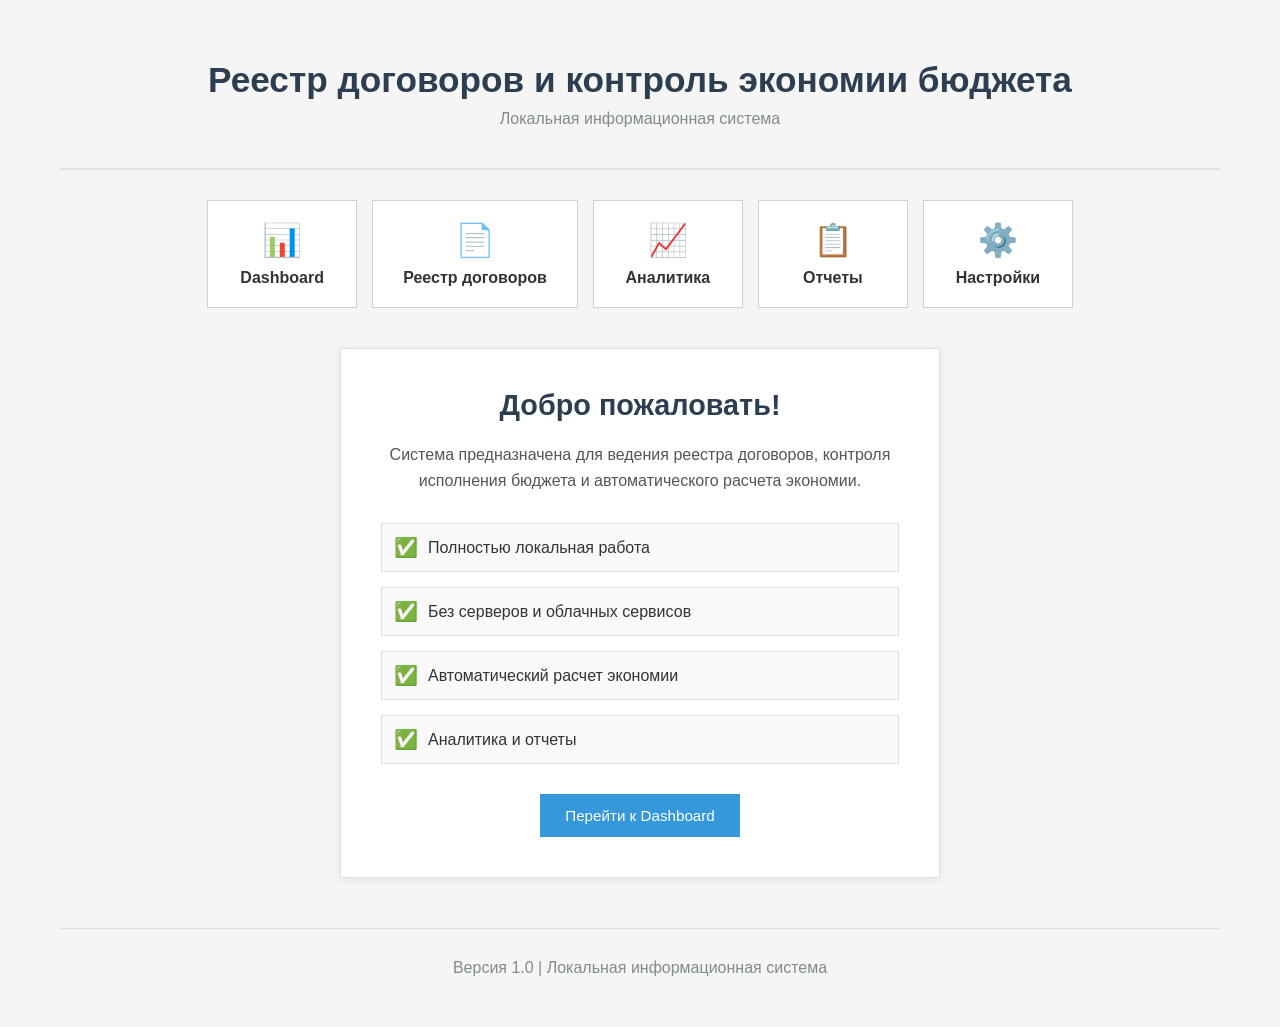
<file: index.html>
<!DOCTYPE html>
<html lang="ru">
<head>
    <meta charset="UTF-8">
    <meta name="viewport" content="width=device-width, initial-scale=1.0">
    <title>Реестр договоров и контроль экономии бюджета</title>
    <link rel="stylesheet" href="css/styles.css">
</head>
<body>
    <div class="container">
        <header>
            <h1>Реестр договоров и контроль экономии бюджета</h1>
            <p class="subtitle">Локальная информационная система</p>
        </header>

        <nav class="main-nav">
            <a href="dashboard.html" class="nav-item">
                <span class="nav-icon">📊</span>
                <span class="nav-text">Dashboard</span>
            </a>
            <a href="contracts.html" class="nav-item">
                <span class="nav-icon">📄</span>
                <span class="nav-text">Реестр договоров</span>
            </a>
            <a href="analytics.html" class="nav-item">
                <span class="nav-icon">📈</span>
                <span class="nav-text">Аналитика</span>
            </a>
            <a href="reports.html" class="nav-item">
                <span class="nav-icon">📋</span>
                <span class="nav-text">Отчеты</span>
            </a>
            <a href="settings.html" class="nav-item">
                <span class="nav-icon">⚙️</span>
                <span class="nav-text">Настройки</span>
            </a>
        </nav>

        <main class="welcome-section">
            <div class="welcome-card">
                <h2>Добро пожаловать!</h2>
                <p>Система предназначена для ведения реестра договоров, контроля исполнения бюджета и автоматического расчета экономии.</p>
                <div class="features">
                    <div class="feature">
                        <span class="feature-icon">✅</span>
                        <span>Полностью локальная работа</span>
                    </div>
                    <div class="feature">
                        <span class="feature-icon">✅</span>
                        <span>Без серверов и облачных сервисов</span>
                    </div>
                    <div class="feature">
                        <span class="feature-icon">✅</span>
                        <span>Автоматический расчет экономии</span>
                    </div>
                    <div class="feature">
                        <span class="feature-icon">✅</span>
                        <span>Аналитика и отчеты</span>
                    </div>
                </div>
                <a href="dashboard.html" class="btn btn-primary">Перейти к Dashboard</a>
            </div>
        </main>

        <footer>
            <p>Версия 1.0 | Локальная информационная система</p>
        </footer>
    </div>

    <script src="js/main.js"></script>
</body>
</html>
</file>
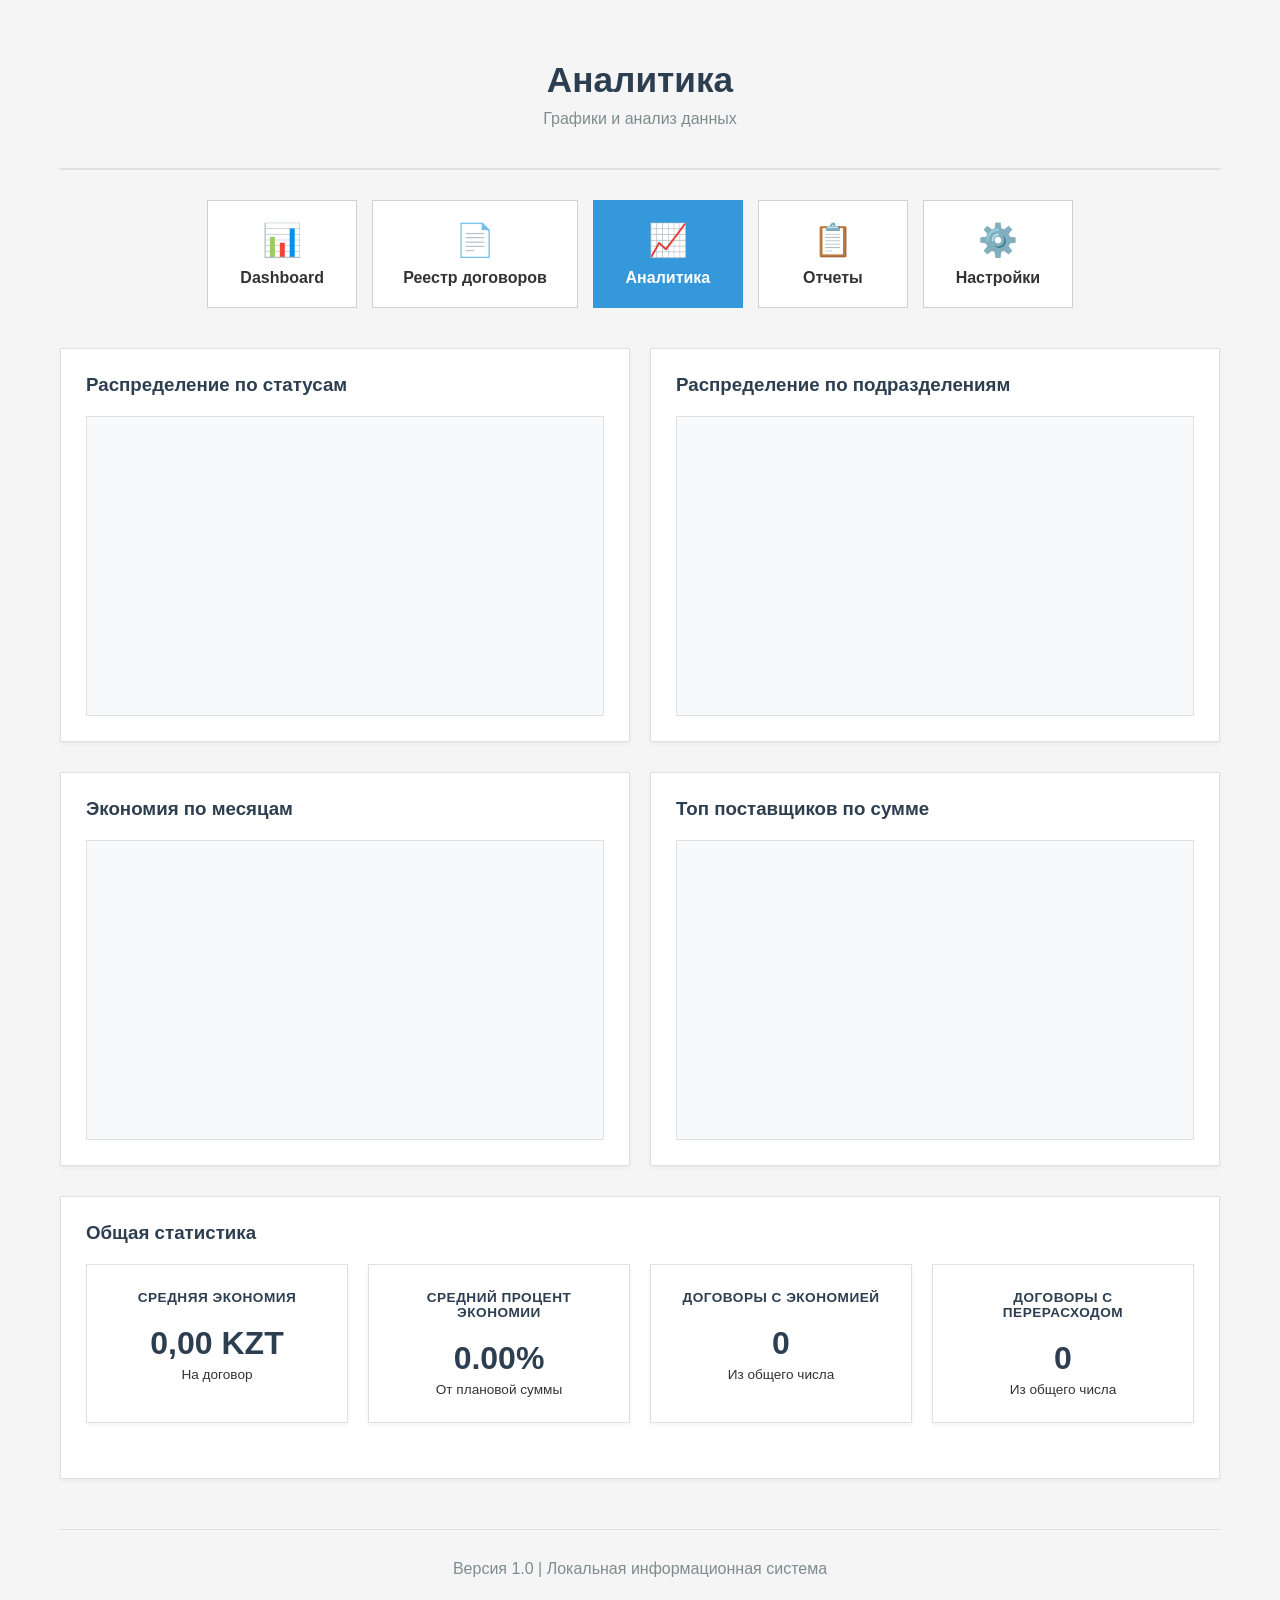
<file: analytics.html>
<!DOCTYPE html>
<html lang="ru">
<head>
    <meta charset="UTF-8">
    <meta name="viewport" content="width=device-width, initial-scale=1.0">
    <title>Аналитика - Реестр договоров</title>
    <link rel="stylesheet" href="css/styles.css">
</head>
<body>
    <div class="container">
        <header>
            <h1>Аналитика</h1>
            <p class="subtitle">Графики и анализ данных</p>
        </header>

        <nav class="main-nav">
            <a href="dashboard.html" class="nav-item">
                <span class="nav-icon">📊</span>
                <span class="nav-text">Dashboard</span>
            </a>
            <a href="contracts.html" class="nav-item">
                <span class="nav-icon">📄</span>
                <span class="nav-text">Реестр договоров</span>
            </a>
            <a href="analytics.html" class="nav-item active">
                <span class="nav-icon">📈</span>
                <span class="nav-text">Аналитика</span>
            </a>
            <a href="reports.html" class="nav-item">
                <span class="nav-icon">📋</span>
                <span class="nav-text">Отчеты</span>
            </a>
            <a href="settings.html" class="nav-item">
                <span class="nav-icon">⚙️</span>
                <span class="nav-text">Настройки</span>
            </a>
        </nav>

        <main>
            <div class="charts-container">
                <div class="chart-card">
                    <h3>Распределение по статусам</h3>
                    <div class="chart-placeholder" id="statusChart">
                        <span>Загрузка данных...</span>
                    </div>
                </div>
                <div class="chart-card">
                    <h3>Распределение по подразделениям</h3>
                    <div class="chart-placeholder" id="departmentChart">
                        <span>Загрузка данных...</span>
                    </div>
                </div>
            </div>

            <div class="charts-container">
                <div class="chart-card">
                    <h3>Экономия по месяцам</h3>
                    <div class="chart-placeholder" id="economyChart">
                        <span>Загрузка данных...</span>
                    </div>
                </div>
                <div class="chart-card">
                    <h3>Топ поставщиков по сумме</h3>
                    <div class="chart-placeholder" id="supplierChart">
                        <span>Загрузка данных...</span>
                    </div>
                </div>
            </div>

            <div class="chart-card">
                <h3>Общая статистика</h3>
                <div class="dashboard-grid" id="analyticsStats">
                    <div class="stat-card">
                        <h3>Средняя экономия</h3>
                        <div class="value" id="avgEconomy">0 ₸</div>
                        <div class="trend">На договор</div>
                    </div>
                    <div class="stat-card">
                        <h3>Средний процент экономии</h3>
                        <div class="value" id="avgEconomyPercent">0%</div>
                        <div class="trend">От плановой суммы</div>
                    </div>
                    <div class="stat-card">
                        <h3>Договоры с экономией</h3>
                        <div class="value" id="economyContracts">0</div>
                        <div class="trend">Из общего числа</div>
                    </div>
                    <div class="stat-card">
                        <h3>Договоры с перерасходом</h3>
                        <div class="value" id="overrunContracts">0</div>
                        <div class="trend">Из общего числа</div>
                    </div>
                </div>
            </div>
        </main>

        <footer>
            <p>Версия 1.0 | Локальная информационная система</p>
        </footer>
    </div>

    <script src="js/dataManager.js"></script>
    <script src="js/main.js"></script>
    <script>
        async function loadAnalytics() {
            try {
                await dataManager.init();
                const contracts = dataManager.getAllContracts();
                const stats = dataManager.getStatistics();

                // Статусный график
                renderStatusChart(stats.statusCounts, stats.totalContracts);

                // График по подразделениям
                renderDepartmentChart(contracts);

                // График экономии по месяцам
                renderEconomyChart(contracts);

                // График поставщиков
                renderSupplierChart(contracts);

                // Общая статистика
                renderAnalyticsStats(contracts);
            } catch (error) {
                console.error('Ошибка загрузки аналитики:', error);
            }
        }

        function renderStatusChart(statusCounts, total) {
            const container = document.getElementById('statusChart');
            let html = '<div style="display: flex; flex-direction: column; gap: 15px;">';
            
            const statusColors = {
                'active': '#28a745',
                'completed': '#007bff',
                'cancelled': '#dc3545',
                'pending': '#ffc107'
            };

            const statusNames = {
                'active': 'Активный',
                'completed': 'Завершен',
                'cancelled': 'Отменен',
                'pending': 'Ожидает'
            };

            for (const [status, count] of Object.entries(statusCounts)) {
                const percentage = total > 0 ? ((count / total) * 100).toFixed(1) : 0;
                const color = statusColors[status] || '#6c757d';
                const name = statusNames[status] || status;
                
                html += `
                    <div>
                        <div style="display: flex; justify-content: space-between; margin-bottom: 5px;">
                            <span>${name}</span>
                            <span>${count} (${percentage}%)</span>
                        </div>
                        <div style="background: #e0e0e0; height: 20px; border-radius: 10px; overflow: hidden;">
                            <div style="background: ${color}; height: 100%; width: ${percentage}%; transition: width 0.3s ease;"></div>
                        </div>
                    </div>
                `;
            }
            
            html += '</div>';
            container.innerHTML = html || '<span>Нет данных</span>';
        }

        function renderDepartmentChart(contracts) {
            const container = document.getElementById('departmentChart');
            
            const departmentData = contracts.reduce((acc, contract) => {
                const dept = contract.department || 'Не указано';
                const amount = parseFloat(contract.contractAmount) || 0;
                acc[dept] = (acc[dept] || 0) + amount;
                return acc;
            }, {});

            const total = Object.values(departmentData).reduce((sum, val) => sum + val, 0);
            const sortedDepts = Object.entries(departmentData).sort((a, b) => b[1] - a[1]);

            let html = '<div style="display: flex; flex-direction: column; gap: 15px; max-height: 300px; overflow-y: auto;">';
            
            sortedDepts.forEach(([dept, amount]) => {
                const percentage = total > 0 ? ((amount / total) * 100).toFixed(1) : 0;
                html += `
                    <div>
                        <div style="display: flex; justify-content: space-between; margin-bottom: 5px;">
                            <span>${dept}</span>
                            <span>${formatCurrency(amount)} (${percentage}%)</span>
                        </div>
                        <div style="background: #e0e0e0; height: 20px; border-radius: 10px; overflow: hidden;">
                            <div style="background: #667eea; height: 100%; width: ${percentage}%; transition: width 0.3s ease;"></div>
                        </div>
                    </div>
                `;
            });

            html += '</div>';
            container.innerHTML = html || '<span>Нет данных</span>';
        }

        function renderEconomyChart(contracts) {
            const container = document.getElementById('economyChart');
            
            const monthlyData = contracts.reduce((acc, contract) => {
                if (!contract.date) return acc;
                const date = new Date(contract.date);
                const monthKey = `${date.getFullYear()}-${String(date.getMonth() + 1).padStart(2, '0')}`;
                const economy = parseFloat(contract.economy) || 0;
                acc[monthKey] = (acc[monthKey] || 0) + economy;
                return acc;
            }, {});

            const sortedMonths = Object.entries(monthlyData).sort((a, b) => a[0].localeCompare(b[0]));
            const maxEconomy = Math.max(...Object.values(monthlyData), 1);

            let html = '<div style="display: flex; flex-direction: column; gap: 10px; max-height: 300px; overflow-y: auto;">';
            
            sortedMonths.forEach(([month, economy]) => {
                const percentage = (economy / maxEconomy) * 100;
                html += `
                    <div>
                        <div style="display: flex; justify-content: space-between; margin-bottom: 5px;">
                            <span>${month}</span>
                            <span>${formatCurrency(economy)}</span>
                        </div>
                        <div style="background: #e0e0e0; height: 20px; border-radius: 10px; overflow: hidden;">
                            <div style="background: #28a745; height: 100%; width: ${percentage}%; transition: width 0.3s ease;"></div>
                        </div>
                    </div>
                `;
            });

            html += '</div>';
            container.innerHTML = html || '<span>Нет данных</span>';
        }

        function renderSupplierChart(contracts) {
            const container = document.getElementById('supplierChart');
            
            const supplierData = contracts.reduce((acc, contract) => {
                const supplier = contract.supplier || 'Не указано';
                const amount = parseFloat(contract.contractAmount) || 0;
                acc[supplier] = (acc[supplier] || 0) + amount;
                return acc;
            }, {});

            const total = Object.values(supplierData).reduce((sum, val) => sum + val, 0);
            const sortedSuppliers = Object.entries(supplierData).sort((a, b) => b[1] - a[1]).slice(0, 10);

            let html = '<div style="display: flex; flex-direction: column; gap: 10px; max-height: 300px; overflow-y: auto;">';
            
            sortedSuppliers.forEach(([supplier, amount]) => {
                const percentage = total > 0 ? ((amount / total) * 100).toFixed(1) : 0;
                html += `
                    <div style="display: flex; justify-content: space-between; padding: 10px; background: #f8f9fa; border-radius: 8px;">
                        <span style="flex: 1;">${supplier}</span>
                        <span style="font-weight: bold; margin-left: 10px;">${formatCurrency(amount)}</span>
                        <span style="color: #666; margin-left: 10px;">(${percentage}%)</span>
                    </div>
                `;
            });

            html += '</div>';
            container.innerHTML = html || '<span>Нет данных</span>';
        }

        function renderAnalyticsStats(contracts) {
            const economyContracts = contracts.filter(c => c.economy > 0);
            const overrunContracts = contracts.filter(c => c.overrun > 0);
            
            const avgEconomy = economyContracts.length > 0 
                ? economyContracts.reduce((sum, c) => sum + (parseFloat(c.economy) || 0), 0) / economyContracts.length 
                : 0;
            
            const avgEconomyPercent = economyContracts.length > 0
                ? economyContracts.reduce((sum, c) => sum + (parseFloat(c.economyPercent) || 0), 0) / economyContracts.length
                : 0;

            document.getElementById('avgEconomy').textContent = formatCurrency(avgEconomy);
            document.getElementById('avgEconomyPercent').textContent = avgEconomyPercent.toFixed(2) + '%';
            document.getElementById('economyContracts').textContent = economyContracts.length;
            document.getElementById('overrunContracts').textContent = overrunContracts.length;
        }

        loadAnalytics();
    </script>
</body>
</html>
</file>
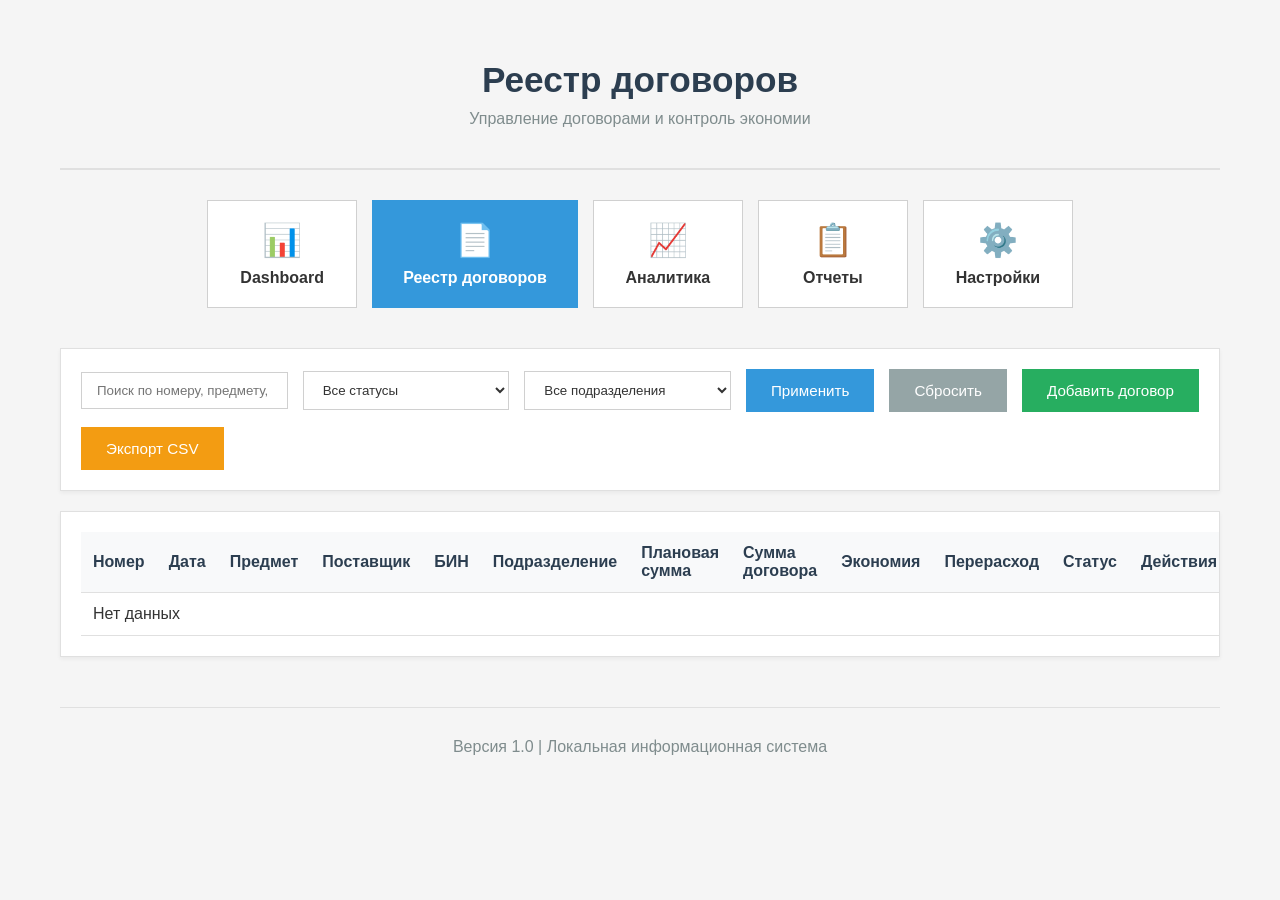
<file: contracts.html>
<!DOCTYPE html>
<html lang="ru">
<head>
    <meta charset="UTF-8">
    <meta name="viewport" content="width=device-width, initial-scale=1.0">
    <title>Реестр договоров - Реестр договоров</title>
    <link rel="stylesheet" href="css/styles.css">
</head>
<body>
    <div class="container">
        <header>
            <h1>Реестр договоров</h1>
            <p class="subtitle">Управление договорами и контроль экономии</p>
        </header>

        <nav class="main-nav">
            <a href="dashboard.html" class="nav-item">
                <span class="nav-icon">📊</span>
                <span class="nav-text">Dashboard</span>
            </a>
            <a href="contracts.html" class="nav-item active">
                <span class="nav-icon">📄</span>
                <span class="nav-text">Реестр договоров</span>
            </a>
            <a href="analytics.html" class="nav-item">
                <span class="nav-icon">📈</span>
                <span class="nav-text">Аналитика</span>
            </a>
            <a href="reports.html" class="nav-item">
                <span class="nav-icon">📋</span>
                <span class="nav-text">Отчеты</span>
            </a>
            <a href="settings.html" class="nav-item">
                <span class="nav-icon">⚙️</span>
                <span class="nav-text">Настройки</span>
            </a>
        </nav>

        <main>
            <div class="search-filter">
                <input type="text" id="searchInput" placeholder="Поиск по номеру, предмету, поставщику, БИН">
                <select id="statusFilter">
                    <option value="">Все статусы</option>
                    <option value="active">Активный</option>
                    <option value="completed">Завершен</option>
                    <option value="cancelled">Отменен</option>
                    <option value="pending">Ожидает</option>
                </select>
                <select id="departmentFilter">
                    <option value="">Все подразделения</option>
                </select>
                <button onclick="applyFilters()" class="btn btn-primary">Применить</button>
                <button onclick="resetFilters()" class="btn btn-secondary">Сбросить</button>
                <button onclick="openModal('contractModal')" class="btn btn-success">Добавить договор</button>
                <button onclick="exportToCSV()" class="btn btn-warning">Экспорт CSV</button>
            </div>

            <div class="table-container">
                <table id="contractsTable">
                    <thead>
                        <tr>
                            <th>Номер</th>
                            <th>Дата</th>
                            <th>Предмет</th>
                            <th>Поставщик</th>
                            <th>БИН</th>
                            <th>Подразделение</th>
                            <th>Плановая сумма</th>
                            <th>Сумма договора</th>
                            <th>Экономия</th>
                            <th>Перерасход</th>
                            <th>Статус</th>
                            <th>Действия</th>
                        </tr>
                    </thead>
                    <tbody>
                        <tr>
                            <td colspan="12">Загрузка данных...</td>
                        </tr>
                    </tbody>
                </table>
            </div>
        </main>

        <footer>
            <p>Версия 1.0 | Локальная информационная система</p>
        </footer>
    </div>

    <!-- Модальное окно для добавления/редактирования договора -->
    <div id="contractModal" class="modal">
        <div class="modal-content">
            <div class="modal-header">
                <h2 id="modalTitle">Добавить договор</h2>
                <button class="modal-close" onclick="closeModal('contractModal')">&times;</button>
            </div>
            <form id="contractForm" onsubmit="saveContract(event)">
                <input type="hidden" id="contractId">
                
                <div class="form-row">
                    <div class="form-group">
                        <label for="contractNumber">Номер договора *</label>
                        <input type="text" id="contractNumber" required>
                    </div>
                    <div class="form-group">
                        <label for="contractDate">Дата *</label>
                        <input type="date" id="contractDate" required>
                    </div>
                </div>

                <div class="form-group">
                    <label for="subject">Предмет договора *</label>
                    <input type="text" id="subject" required>
                </div>

                <div class="form-row">
                    <div class="form-group">
                        <label for="supplier">Поставщик *</label>
                        <input type="text" id="supplier" required>
                    </div>
                    <div class="form-group">
                        <label for="bin">БИН</label>
                        <input type="text" id="bin">
                    </div>
                </div>

                <div class="form-row">
                    <div class="form-group">
                        <label for="department">Подразделение *</label>
                        <select id="department" required>
                            <option value="">Выберите подразделение</option>
                        </select>
                    </div>
                    <div class="form-group">
                        <label for="responsible">Ответственный *</label>
                        <input type="text" id="responsible" required>
                    </div>
                </div>

                <div class="form-row">
                    <div class="form-group">
                        <label for="plannedAmount">Плановая сумма (₸) *</label>
                        <input type="number" id="plannedAmount" step="0.01" required>
                    </div>
                    <div class="form-group">
                        <label for="contractAmount">Сумма договора (₸) *</label>
                        <input type="number" id="contractAmount" step="0.01" required>
                    </div>
                </div>

                <div class="form-group">
                    <label for="status">Статус *</label>
                    <select id="status" required>
                        <option value="active">Активный</option>
                        <option value="completed">Завершен</option>
                        <option value="cancelled">Отменен</option>
                        <option value="pending">Ожидает</option>
                    </select>
                </div>

                <div class="form-row">
                    <div class="form-group">
                        <label for="startDate">Дата начала</label>
                        <input type="date" id="startDate">
                    </div>
                    <div class="form-group">
                        <label for="endDate">Дата окончания</label>
                        <input type="date" id="endDate">
                    </div>
                </div>

                <div class="form-group">
                    <label for="comments">Комментарии</label>
                    <textarea id="comments" rows="3"></textarea>
                </div>

                <div class="modal-footer">
                    <button type="button" onclick="closeModal('contractModal')" class="btn btn-secondary">Отмена</button>
                    <button type="submit" class="btn btn-primary">Сохранить</button>
                </div>
            </form>
        </div>
    </div>

    <script src="js/dataManager.js"></script>
    <script src="js/main.js"></script>
    <script>
        let currentContracts = [];

        async function loadContracts() {
            try {
                await dataManager.init();
                currentContracts = dataManager.getAllContracts();
                renderContracts(currentContracts);
                loadDepartments();
            } catch (error) {
                console.error('Ошибка загрузки договоров:', error);
                document.querySelector('#contractsTable tbody').innerHTML = '<tr><td colspan="12">Ошибка загрузки данных</td></tr>';
            }
        }

        function renderContracts(contracts) {
            const tbody = document.querySelector('#contractsTable tbody');
            
            if (contracts.length === 0) {
                tbody.innerHTML = '<tr><td colspan="12">Нет данных</td></tr>';
                return;
            }

            tbody.innerHTML = contracts.map(contract => `
                <tr>
                    <td>${contract.contractNumber || '-'}</td>
                    <td>${formatDate(contract.date)}</td>
                    <td>${contract.subject || '-'}</td>
                    <td>${contract.supplier || '-'}</td>
                    <td>${contract.bin || '-'}</td>
                    <td>${contract.department || '-'}</td>
                    <td>${formatCurrency(contract.plannedAmount || 0)}</td>
                    <td>${formatCurrency(contract.contractAmount || 0)}</td>
                    <td style="color: ${contract.economy > 0 ? '#28a745' : '#333'}">${formatCurrency(contract.economy || 0)}</td>
                    <td style="color: ${contract.overrun > 0 ? '#dc3545' : '#333'}">${formatCurrency(contract.overrun || 0)}</td>
                    <td><span class="status-badge status-${contract.status?.toLowerCase() || 'pending'}">${getStatusText(contract.status)}</span></td>
                    <td>
                        <button onclick="editContract('${contract.id}')" class="btn btn-secondary" style="padding: 5px 10px; font-size: 0.85rem;">Редактировать</button>
                        <button onclick="deleteContract('${contract.id}')" class="btn btn-danger" style="padding: 5px 10px; font-size: 0.85rem;">Удалить</button>
                    </td>
                </tr>
            `).join('');
        }

        function getStatusText(status) {
            const statusMap = {
                'active': 'Активный',
                'completed': 'Завершен',
                'cancelled': 'Отменен',
                'pending': 'Ожидает'
            };
            return statusMap[status] || status || 'Не указан';
        }

        function loadDepartments() {
            const departments = dataManager.getAllDepartments();
            const departmentSelect = document.getElementById('department');
            const departmentFilter = document.getElementById('departmentFilter');
            
            const options = departments.map(dept => `<option value="${dept.name}">${dept.name}</option>`).join('');
            departmentSelect.innerHTML = '<option value="">Выберите подразделение</option>' + options;
            departmentFilter.innerHTML = '<option value="">Все подразделения</option>' + options;
        }

        function applyFilters() {
            const filters = {
                search: document.getElementById('searchInput').value,
                status: document.getElementById('statusFilter').value,
                department: document.getElementById('departmentFilter').value
            };

            const filtered = dataManager.filterContracts(filters);
            currentContracts = filtered;
            renderContracts(filtered);
        }

        function resetFilters() {
            document.getElementById('searchInput').value = '';
            document.getElementById('statusFilter').value = '';
            document.getElementById('departmentFilter').value = '';
            
            currentContracts = dataManager.getAllContracts();
            renderContracts(currentContracts);
        }

        function openModal(modalId) {
            document.getElementById(modalId).classList.add('active');
            document.getElementById('modalTitle').textContent = 'Добавить договор';
            document.getElementById('contractForm').reset();
            document.getElementById('contractId').value = '';
        }

        function closeModal(modalId) {
            document.getElementById(modalId).classList.remove('active');
        }

        function saveContract(event) {
            event.preventDefault();

            const contractData = {
                contractNumber: document.getElementById('contractNumber').value,
                date: document.getElementById('contractDate').value,
                subject: document.getElementById('subject').value,
                supplier: document.getElementById('supplier').value,
                bin: document.getElementById('bin').value,
                department: document.getElementById('department').value,
                responsible: document.getElementById('responsible').value,
                plannedAmount: parseFloat(document.getElementById('plannedAmount').value),
                contractAmount: parseFloat(document.getElementById('contractAmount').value),
                status: document.getElementById('status').value,
                startDate: document.getElementById('startDate').value,
                endDate: document.getElementById('endDate').value,
                comments: document.getElementById('comments').value
            };

            const contractId = document.getElementById('contractId').value;

            if (contractId) {
                dataManager.updateContract(contractId, contractData);
                showNotification('Договор обновлен', 'success');
            } else {
                dataManager.addContract(contractData);
                showNotification('Договор добавлен', 'success');
            }

            closeModal('contractModal');
            loadContracts();
        }

        function editContract(id) {
            const contract = dataManager.getContract(id);
            if (!contract) return;

            document.getElementById('modalTitle').textContent = 'Редактировать договор';
            document.getElementById('contractId').value = contract.id;
            document.getElementById('contractNumber').value = contract.contractNumber || '';
            document.getElementById('contractDate').value = contract.date || '';
            document.getElementById('subject').value = contract.subject || '';
            document.getElementById('supplier').value = contract.supplier || '';
            document.getElementById('bin').value = contract.bin || '';
            document.getElementById('department').value = contract.department || '';
            document.getElementById('responsible').value = contract.responsible || '';
            document.getElementById('plannedAmount').value = contract.plannedAmount || '';
            document.getElementById('contractAmount').value = contract.contractAmount || '';
            document.getElementById('status').value = contract.status || 'active';
            document.getElementById('startDate').value = contract.startDate || '';
            document.getElementById('endDate').value = contract.endDate || '';
            document.getElementById('comments').value = contract.comments || '';

            openModal('contractModal');
        }

        function deleteContract(id) {
            if (!confirmAction('Вы уверены, что хотите удалить этот договор?')) return;

            if (dataManager.deleteContract(id)) {
                showNotification('Договор удален', 'success');
                loadContracts();
            } else {
                showNotification('Ошибка удаления', 'error');
            }
        }

        function exportToCSV() {
            if (currentContracts.length === 0) {
                showNotification('Нет данных для экспорта', 'error');
                return;
            }

            dataManager.exportToCSV(currentContracts, 'contracts.csv');
            showNotification('CSV файл скачан', 'success');
        }

        // Загрузка при инициализации
        loadContracts();
    </script>
</body>
</html>
</file>
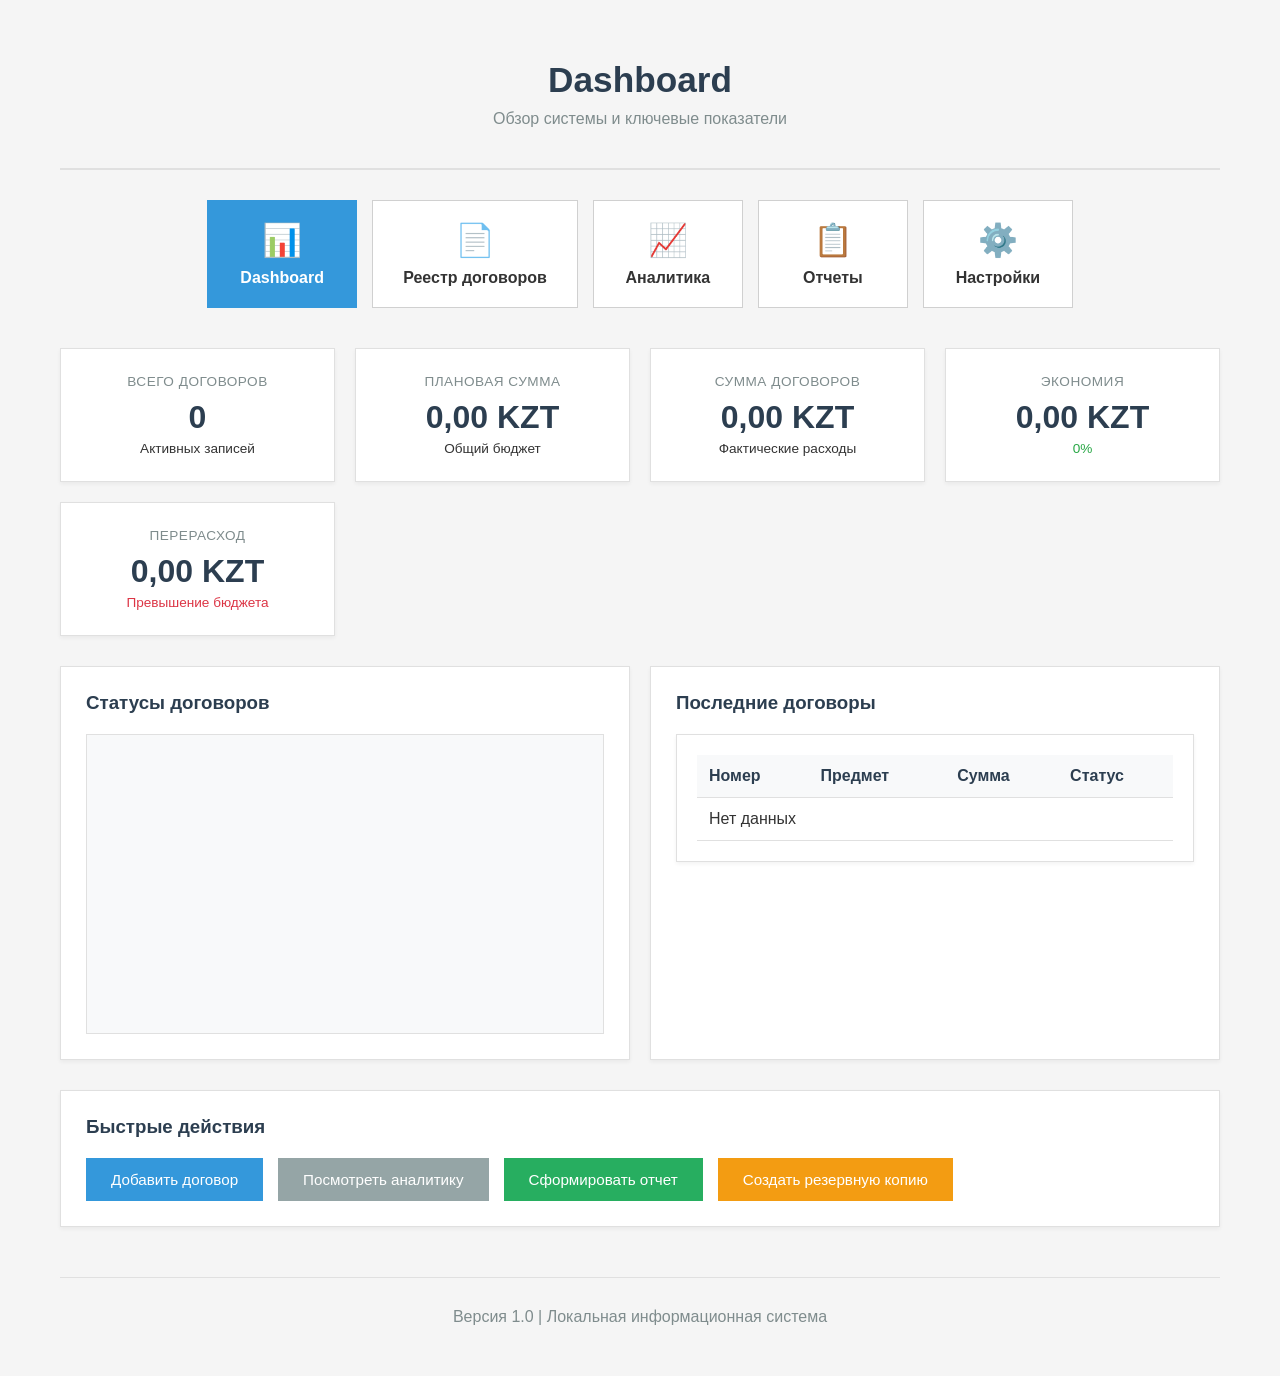
<file: dashboard.html>
<!DOCTYPE html>
<html lang="ru">
<head>
    <meta charset="UTF-8">
    <meta name="viewport" content="width=device-width, initial-scale=1.0">
    <title>Dashboard - Реестр договоров</title>
    <link rel="stylesheet" href="css/styles.css">
</head>
<body>
    <div class="container">
        <header>
            <h1>Dashboard</h1>
            <p class="subtitle">Обзор системы и ключевые показатели</p>
        </header>

        <nav class="main-nav">
            <a href="dashboard.html" class="nav-item active">
                <span class="nav-icon">📊</span>
                <span class="nav-text">Dashboard</span>
            </a>
            <a href="contracts.html" class="nav-item">
                <span class="nav-icon">📄</span>
                <span class="nav-text">Реестр договоров</span>
            </a>
            <a href="analytics.html" class="nav-item">
                <span class="nav-icon">📈</span>
                <span class="nav-text">Аналитика</span>
            </a>
            <a href="reports.html" class="nav-item">
                <span class="nav-icon">📋</span>
                <span class="nav-text">Отчеты</span>
            </a>
            <a href="settings.html" class="nav-item">
                <span class="nav-icon">⚙️</span>
                <span class="nav-text">Настройки</span>
            </a>
        </nav>

        <main>
            <div class="dashboard-grid" id="statsGrid">
                <div class="stat-card">
                    <h3>Всего договоров</h3>
                    <div class="value" id="totalContracts">0</div>
                    <div class="trend">Активных записей</div>
                </div>
                <div class="stat-card">
                    <h3>Плановая сумма</h3>
                    <div class="value" id="totalPlanned">0 ₸</div>
                    <div class="trend">Общий бюджет</div>
                </div>
                <div class="stat-card">
                    <h3>Сумма договоров</h3>
                    <div class="value" id="totalContract">0 ₸</div>
                    <div class="trend">Фактические расходы</div>
                </div>
                <div class="stat-card">
                    <h3>Экономия</h3>
                    <div class="value" id="totalEconomy">0 ₸</div>
                    <div class="trend positive" id="economyPercent">0%</div>
                </div>
                <div class="stat-card">
                    <h3>Перерасход</h3>
                    <div class="value" id="totalOverrun">0 ₸</div>
                    <div class="trend negative">Превышение бюджета</div>
                </div>
            </div>

            <div class="charts-container">
                <div class="chart-card">
                    <h3>Статусы договоров</h3>
                    <div class="chart-placeholder" id="statusChart">
                        <span>Данные загружаются...</span>
                    </div>
                </div>
                <div class="chart-card">
                    <h3>Последние договоры</h3>
                    <div class="table-container">
                        <table id="recentContractsTable">
                            <thead>
                                <tr>
                                    <th>Номер</th>
                                    <th>Предмет</th>
                                    <th>Сумма</th>
                                    <th>Статус</th>
                                </tr>
                            </thead>
                            <tbody>
                                <tr>
                                    <td colspan="4">Загрузка данных...</td>
                                </tr>
                            </tbody>
                        </table>
                    </div>
                </div>
            </div>

            <div class="chart-card">
                <h3>Быстрые действия</h3>
                <div style="display: flex; gap: 15px; flex-wrap: wrap;">
                    <a href="contracts.html" class="btn btn-primary">Добавить договор</a>
                    <a href="analytics.html" class="btn btn-secondary">Посмотреть аналитику</a>
                    <a href="reports.html" class="btn btn-success">Сформировать отчет</a>
                    <button onclick="createBackup()" class="btn btn-warning">Создать резервную копию</button>
                </div>
            </div>
        </main>

        <footer>
            <p>Версия 1.0 | Локальная информационная система</p>
        </footer>
    </div>

    <script src="js/dataManager.js"></script>
    <script src="js/main.js"></script>
    <script>
        async function loadDashboard() {
            try {
                await dataManager.init();
                const stats = dataManager.getStatistics();
                
                document.getElementById('totalContracts').textContent = stats.totalContracts;
                document.getElementById('totalPlanned').textContent = formatCurrency(stats.totalPlanned);
                document.getElementById('totalContract').textContent = formatCurrency(stats.totalContract);
                document.getElementById('totalEconomy').textContent = formatCurrency(stats.totalEconomy);
                document.getElementById('totalOverrun').textContent = formatCurrency(stats.totalOverrun);
                document.getElementById('economyPercent').textContent = stats.economyPercent + '%';
                
                // Отображение статусов
                const statusChart = document.getElementById('statusChart');
                let statusHTML = '<div style="display: flex; flex-direction: column; gap: 10px;">';
                for (const [status, count] of Object.entries(stats.statusCounts)) {
                    const percentage = stats.totalContracts > 0 ? ((count / stats.totalContracts) * 100).toFixed(1) : 0;
                    statusHTML += `
                        <div style="display: flex; align-items: center; gap: 10px;">
                            <span style="flex: 1;">${status}</span>
                            <span style="font-weight: bold;">${count}</span>
                            <span style="color: #666;">(${percentage}%)</span>
                        </div>
                    `;
                }
                statusHTML += '</div>';
                statusChart.innerHTML = statusHTML || '<span>Нет данных</span>';
                
                // Последние договоры
                const recentContracts = dataManager.getAllContracts().slice(-5).reverse();
                const tbody = document.querySelector('#recentContractsTable tbody');
                
                if (recentContracts.length === 0) {
                    tbody.innerHTML = '<tr><td colspan="4">Нет данных</td></tr>';
                } else {
                    tbody.innerHTML = recentContracts.map(contract => `
                        <tr>
                            <td>${contract.contractNumber || '-'}</td>
                            <td>${contract.subject || '-'}</td>
                            <td>${formatCurrency(contract.contractAmount || 0)}</td>
                            <td><span class="status-badge status-${contract.status?.toLowerCase() || 'pending'}">${contract.status || 'Не указан'}</span></td>
                        </tr>
                    `).join('');
                }
            } catch (error) {
                console.error('Ошибка загрузки dashboard:', error);
            }
        }

        function createBackup() {
            dataManager.createBackup();
            showNotification('Резервная копия создана', 'success');
        }

        loadDashboard();
    </script>
</body>
</html>
</file>
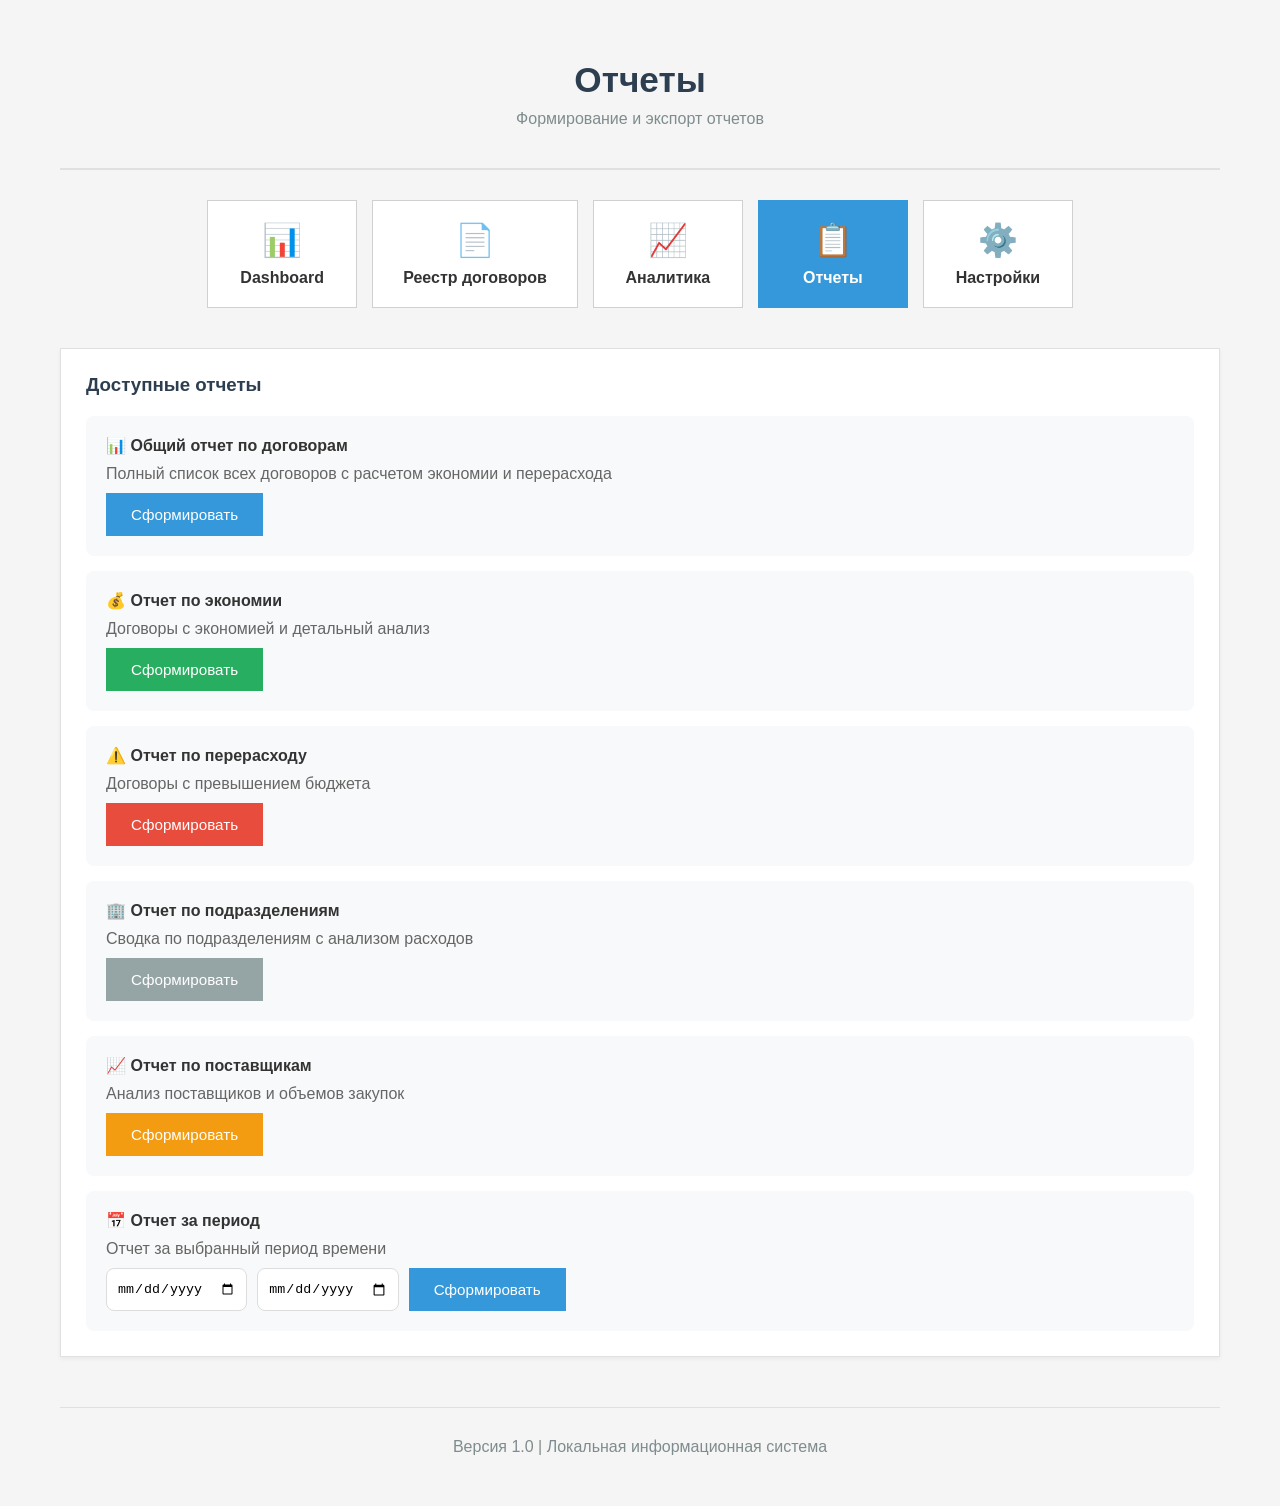
<file: reports.html>
<!DOCTYPE html>
<html lang="ru">
<head>
    <meta charset="UTF-8">
    <meta name="viewport" content="width=device-width, initial-scale=1.0">
    <title>Отчеты - Реестр договоров</title>
    <link rel="stylesheet" href="css/styles.css">
</head>
<body>
    <div class="container">
        <header>
            <h1>Отчеты</h1>
            <p class="subtitle">Формирование и экспорт отчетов</p>
        </header>

        <nav class="main-nav">
            <a href="dashboard.html" class="nav-item">
                <span class="nav-icon">📊</span>
                <span class="nav-text">Dashboard</span>
            </a>
            <a href="contracts.html" class="nav-item">
                <span class="nav-icon">📄</span>
                <span class="nav-text">Реестр договоров</span>
            </a>
            <a href="analytics.html" class="nav-item">
                <span class="nav-icon">📈</span>
                <span class="nav-text">Аналитика</span>
            </a>
            <a href="reports.html" class="nav-item active">
                <span class="nav-icon">📋</span>
                <span class="nav-text">Отчеты</span>
            </a>
            <a href="settings.html" class="nav-item">
                <span class="nav-icon">⚙️</span>
                <span class="nav-text">Настройки</span>
            </a>
        </nav>

        <main>
            <div class="chart-card">
                <h3>Доступные отчеты</h3>
                <div style="display: flex; flex-direction: column; gap: 15px;">
                    <div class="report-item" style="padding: 20px; background: #f8f9fa; border-radius: 8px;">
                        <h4>📊 Общий отчет по договорам</h4>
                        <p style="color: #666; margin: 10px 0;">Полный список всех договоров с расчетом экономии и перерасхода</p>
                        <button onclick="generateGeneralReport()" class="btn btn-primary">Сформировать</button>
                    </div>

                    <div class="report-item" style="padding: 20px; background: #f8f9fa; border-radius: 8px;">
                        <h4>💰 Отчет по экономии</h4>
                        <p style="color: #666; margin: 10px 0;">Договоры с экономией и детальный анализ</p>
                        <button onclick="generateEconomyReport()" class="btn btn-success">Сформировать</button>
                    </div>

                    <div class="report-item" style="padding: 20px; background: #f8f9fa; border-radius: 8px;">
                        <h4>⚠️ Отчет по перерасходу</h4>
                        <p style="color: #666; margin: 10px 0;">Договоры с превышением бюджета</p>
                        <button onclick="generateOverrunReport()" class="btn btn-danger">Сформировать</button>
                    </div>

                    <div class="report-item" style="padding: 20px; background: #f8f9fa; border-radius: 8px;">
                        <h4>🏢 Отчет по подразделениям</h4>
                        <p style="color: #666; margin: 10px 0;">Сводка по подразделениям с анализом расходов</p>
                        <button onclick="generateDepartmentReport()" class="btn btn-secondary">Сформировать</button>
                    </div>

                    <div class="report-item" style="padding: 20px; background: #f8f9fa; border-radius: 8px;">
                        <h4>📈 Отчет по поставщикам</h4>
                        <p style="color: #666; margin: 10px 0;">Анализ поставщиков и объемов закупок</p>
                        <button onclick="generateSupplierReport()" class="btn btn-warning">Сформировать</button>
                    </div>

                    <div class="report-item" style="padding: 20px; background: #f8f9fa; border-radius: 8px;">
                        <h4>📅 Отчет за период</h4>
                        <p style="color: #666; margin: 10px 0;">Отчет за выбранный период времени</p>
                        <div style="display: flex; gap: 10px; margin-top: 10px; flex-wrap: wrap;">
                            <input type="date" id="reportDateFrom" style="padding: 10px; border: 1px solid #ddd; border-radius: 8px;">
                            <input type="date" id="reportDateTo" style="padding: 10px; border: 1px solid #ddd; border-radius: 8px;">
                            <button onclick="generatePeriodReport()" class="btn btn-primary">Сформировать</button>
                        </div>
                    </div>
                </div>
            </div>

            <div class="chart-card" id="reportResult" style="display: none; margin-top: 20px;">
                <h3>Результат отчета</h3>
                <div class="table-container">
                    <table id="reportTable">
                        <thead id="reportTableHead"></thead>
                        <tbody id="reportTableBody"></tbody>
                    </table>
                </div>
                <div style="margin-top: 20px; display: flex; gap: 10px;">
                    <button onclick="exportReportToCSV()" class="btn btn-success">Экспорт в CSV</button>
                    <button onclick="printReport()" class="btn btn-secondary">Печать</button>
                    <button onclick="closeReport()" class="btn btn-danger">Закрыть</button>
                </div>
            </div>
        </main>

        <footer>
            <p>Версия 1.0 | Локальная информационная система</p>
        </footer>
    </div>

    <script src="js/dataManager.js"></script>
    <script src="js/main.js"></script>
    <script>
        let currentReportData = [];
        let currentReportName = '';

        async function generateGeneralReport() {
            await dataManager.init();
            const contracts = dataManager.getAllContracts();
            
            currentReportData = contracts;
            currentReportName = 'general_report';
            
            const headers = ['Номер', 'Дата', 'Предмет', 'Поставщик', 'БИН', 'Подразделение', 'Плановая сумма', 'Сумма договора', 'Экономия', 'Перерасход', 'Статус'];
            renderReport(headers, contracts.map(c => [
                c.contractNumber || '-',
                formatDate(c.date),
                c.subject || '-',
                c.supplier || '-',
                c.bin || '-',
                c.department || '-',
                formatCurrency(c.plannedAmount || 0),
                formatCurrency(c.contractAmount || 0),
                formatCurrency(c.economy || 0),
                formatCurrency(c.overrun || 0),
                getStatusText(c.status)
            ]));
        }

        async function generateEconomyReport() {
            await dataManager.init();
            const contracts = dataManager.getAllContracts().filter(c => c.economy > 0);
            
            currentReportData = contracts;
            currentReportName = 'economy_report';
            
            const headers = ['Номер', 'Предмет', 'Поставщик', 'Плановая сумма', 'Сумма договора', 'Экономия', '% экономии'];
            renderReport(headers, contracts.map(c => [
                c.contractNumber || '-',
                c.subject || '-',
                c.supplier || '-',
                formatCurrency(c.plannedAmount || 0),
                formatCurrency(c.contractAmount || 0),
                formatCurrency(c.economy || 0),
                c.economyPercent + '%'
            ]));
        }

        async function generateOverrunReport() {
            await dataManager.init();
            const contracts = dataManager.getAllContracts().filter(c => c.overrun > 0);
            
            currentReportData = contracts;
            currentReportName = 'overrun_report';
            
            const headers = ['Номер', 'Предмет', 'Поставщик', 'Плановая сумма', 'Сумма договора', 'Перерасход', '% перерасхода'];
            renderReport(headers, contracts.map(c => [
                c.contractNumber || '-',
                c.subject || '-',
                c.supplier || '-',
                formatCurrency(c.plannedAmount || 0),
                formatCurrency(c.contractAmount || 0),
                formatCurrency(c.overrun || 0),
                ((c.overrun / c.plannedAmount) * 100).toFixed(2) + '%'
            ]));
        }

        async function generateDepartmentReport() {
            await dataManager.init();
            const contracts = dataManager.getAllContracts();
            
            const deptData = contracts.reduce((acc, c) => {
                const dept = c.department || 'Не указано';
                if (!acc[dept]) {
                    acc[dept] = {
                        count: 0,
                        planned: 0,
                        contract: 0,
                        economy: 0,
                        overrun: 0
                    };
                }
                acc[dept].count++;
                acc[dept].planned += parseFloat(c.plannedAmount) || 0;
                acc[dept].contract += parseFloat(c.contractAmount) || 0;
                acc[dept].economy += parseFloat(c.economy) || 0;
                acc[dept].overrun += parseFloat(c.overrun) || 0;
                return acc;
            }, {});

            currentReportData = Object.entries(deptData).map(([dept, data]) => ({
                department: dept,
                ...data
            }));
            currentReportName = 'department_report';
            
            const headers = ['Подразделение', 'Кол-во договоров', 'Плановая сумма', 'Сумма договоров', 'Экономия', 'Перерасход'];
            renderReport(headers, currentReportData.map(d => [
                d.department,
                d.count,
                formatCurrency(d.planned),
                formatCurrency(d.contract),
                formatCurrency(d.economy),
                formatCurrency(d.overrun)
            ]));
        }

        async function generateSupplierReport() {
            await dataManager.init();
            const contracts = dataManager.getAllContracts();
            
            const supplierData = contracts.reduce((acc, c) => {
                const supplier = c.supplier || 'Не указано';
                const bin = c.bin || '-';
                if (!acc[supplier]) {
                    acc[supplier] = {
                        bin: bin,
                        count: 0,
                        total: 0,
                        economy: 0
                    };
                }
                acc[supplier].count++;
                acc[supplier].total += parseFloat(c.contractAmount) || 0;
                acc[supplier].economy += parseFloat(c.economy) || 0;
                return acc;
            }, {});

            currentReportData = Object.entries(supplierData).map(([supplier, data]) => ({
                supplier,
                ...data
            }));
            currentReportName = 'supplier_report';
            
            const headers = ['Поставщик', 'БИН', 'Кол-во договоров', 'Общая сумма', 'Экономия'];
            renderReport(headers, currentReportData.map(s => [
                s.supplier,
                s.bin,
                s.count,
                formatCurrency(s.total),
                formatCurrency(s.economy)
            ]));
        }

        async function generatePeriodReport() {
            const dateFrom = document.getElementById('reportDateFrom').value;
            const dateTo = document.getElementById('reportDateTo').value;

            if (!dateFrom || !dateTo) {
                showNotification('Выберите период', 'error');
                return;
            }

            await dataManager.init();
            const contracts = dataManager.getAllContracts().filter(c => {
                if (!c.date) return false;
                const contractDate = new Date(c.date);
                return contractDate >= new Date(dateFrom) && contractDate <= new Date(dateTo);
            });
            
            currentReportData = contracts;
            currentReportName = `period_report_${dateFrom}_${dateTo}`;
            
            const headers = ['Номер', 'Дата', 'Предмет', 'Поставщик', 'Сумма договора', 'Экономия', 'Статус'];
            renderReport(headers, contracts.map(c => [
                c.contractNumber || '-',
                formatDate(c.date),
                c.subject || '-',
                c.supplier || '-',
                formatCurrency(c.contractAmount || 0),
                formatCurrency(c.economy || 0),
                getStatusText(c.status)
            ]));
        }

        function renderReport(headers, rows) {
            const thead = document.getElementById('reportTableHead');
            const tbody = document.getElementById('reportTableBody');
            
            thead.innerHTML = '<tr>' + headers.map(h => `<th>${h}</th>`).join('') + '</tr>';
            
            if (rows.length === 0) {
                tbody.innerHTML = '<tr><td colspan="' + headers.length + '">Нет данных</td></tr>';
            } else {
                tbody.innerHTML = rows.map(row => 
                    '<tr>' + row.map(cell => `<td>${cell}</td>`).join('') + '</tr>'
                ).join('');
            }
            
            document.getElementById('reportResult').style.display = 'block';
        }

        function exportReportToCSV() {
            if (currentReportData.length === 0) {
                showNotification('Нет данных для экспорта', 'error');
                return;
            }

            dataManager.exportToCSV(currentReportData, `${currentReportName}.csv`);
            showNotification('CSV файл скачан', 'success');
        }

        function printReport() {
            window.print();
        }

        function closeReport() {
            document.getElementById('reportResult').style.display = 'none';
            currentReportData = [];
            currentReportName = '';
        }

        function getStatusText(status) {
            const statusMap = {
                'active': 'Активный',
                'completed': 'Завершен',
                'cancelled': 'Отменен',
                'pending': 'Ожидает'
            };
            return statusMap[status] || status || 'Не указан';
        }
    </script>
</body>
</html>
</file>
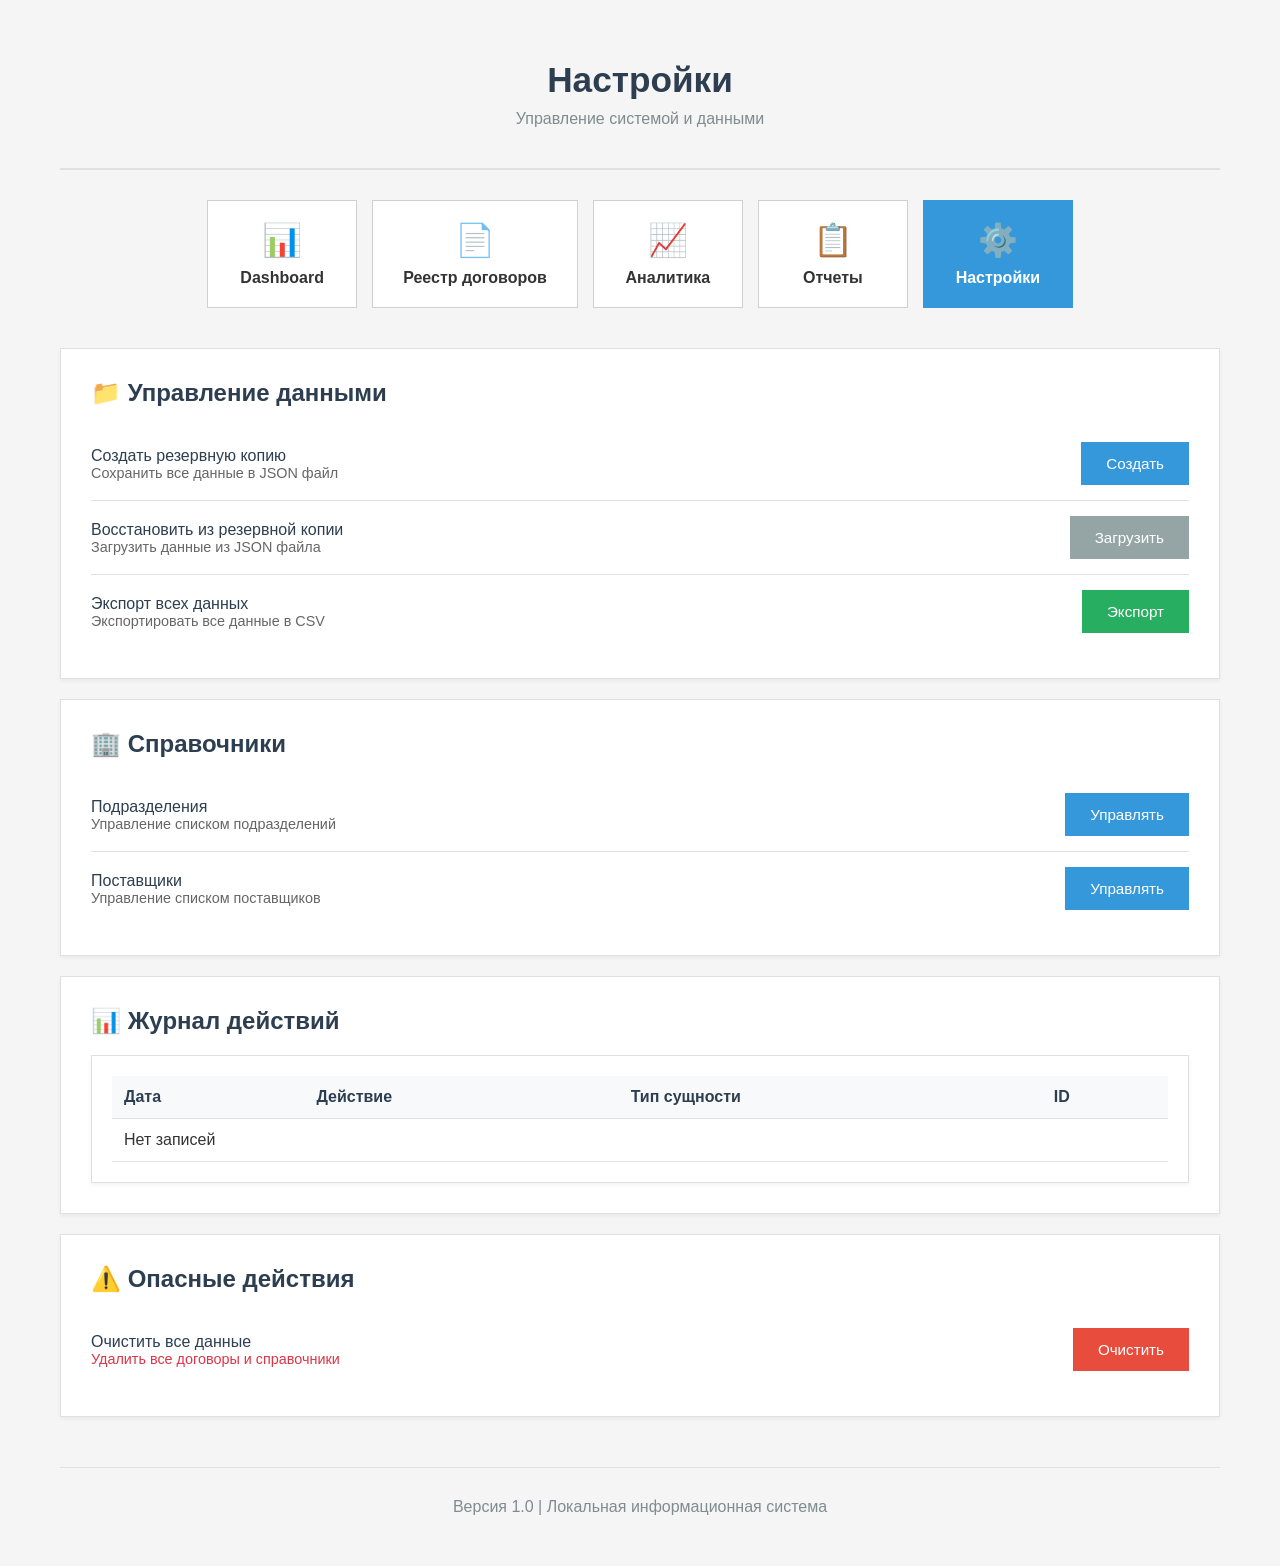
<file: settings.html>
<!DOCTYPE html>
<html lang="ru">
<head>
    <meta charset="UTF-8">
    <meta name="viewport" content="width=device-width, initial-scale=1.0">
    <title>Настройки - Реестр договоров</title>
    <link rel="stylesheet" href="css/styles.css">
</head>
<body>
    <div class="container">
        <header>
            <h1>Настройки</h1>
            <p class="subtitle">Управление системой и данными</p>
        </header>

        <nav class="main-nav">
            <a href="dashboard.html" class="nav-item">
                <span class="nav-icon">📊</span>
                <span class="nav-text">Dashboard</span>
            </a>
            <a href="contracts.html" class="nav-item">
                <span class="nav-icon">📄</span>
                <span class="nav-text">Реестр договоров</span>
            </a>
            <a href="analytics.html" class="nav-item">
                <span class="nav-icon">📈</span>
                <span class="nav-text">Аналитика</span>
            </a>
            <a href="reports.html" class="nav-item">
                <span class="nav-icon">📋</span>
                <span class="nav-text">Отчеты</span>
            </a>
            <a href="settings.html" class="nav-item active">
                <span class="nav-icon">⚙️</span>
                <span class="nav-text">Настройки</span>
            </a>
        </nav>

        <main>
            <div class="settings-section">
                <h2>📁 Управление данными</h2>
                <div class="settings-item">
                    <div>
                        <strong>Создать резервную копию</strong>
                        <p style="color: #666; font-size: 0.9rem;">Сохранить все данные в JSON файл</p>
                    </div>
                    <button onclick="createBackup()" class="btn btn-primary">Создать</button>
                </div>
                <div class="settings-item">
                    <div>
                        <strong>Восстановить из резервной копии</strong>
                        <p style="color: #666; font-size: 0.9rem;">Загрузить данные из JSON файла</p>
                    </div>
                    <input type="file" id="restoreFile" accept=".json" onchange="restoreFromBackup(event)" style="display: none;">
                    <button onclick="document.getElementById('restoreFile').click()" class="btn btn-secondary">Загрузить</button>
                </div>
                <div class="settings-item">
                    <div>
                        <strong>Экспорт всех данных</strong>
                        <p style="color: #666; font-size: 0.9rem;">Экспортировать все данные в CSV</p>
                    </div>
                    <button onclick="exportAllData()" class="btn btn-success">Экспорт</button>
                </div>
            </div>

            <div class="settings-section">
                <h2>🏢 Справочники</h2>
                <div class="settings-item">
                    <div>
                        <strong>Подразделения</strong>
                        <p style="color: #666; font-size: 0.9rem;">Управление списком подразделений</p>
                    </div>
                    <button onclick="openModal('departmentModal')" class="btn btn-primary">Управлять</button>
                </div>
                <div class="settings-item">
                    <div>
                        <strong>Поставщики</strong>
                        <p style="color: #666; font-size: 0.9rem;">Управление списком поставщиков</p>
                    </div>
                    <button onclick="openModal('supplierModal')" class="btn btn-primary">Управлять</button>
                </div>
            </div>

            <div class="settings-section">
                <h2>📊 Журнал действий</h2>
                <div class="table-container">
                    <table id="logsTable">
                        <thead>
                            <tr>
                                <th>Дата</th>
                                <th>Действие</th>
                                <th>Тип сущности</th>
                                <th>ID</th>
                            </tr>
                        </thead>
                        <tbody>
                            <tr>
                                <td colspan="4">Загрузка данных...</td>
                            </tr>
                        </tbody>
                    </table>
                </div>
            </div>

            <div class="settings-section">
                <h2>⚠️ Опасные действия</h2>
                <div class="settings-item">
                    <div>
                        <strong>Очистить все данные</strong>
                        <p style="color: #dc3545; font-size: 0.9rem;">Удалить все договоры и справочники</p>
                    </div>
                    <button onclick="clearAllData()" class="btn btn-danger">Очистить</button>
                </div>
            </div>
        </main>

        <footer>
            <p>Версия 1.0 | Локальная информационная система</p>
        </footer>
    </div>

    <!-- Модальное окно для управления подразделениями -->
    <div id="departmentModal" class="modal">
        <div class="modal-content">
            <div class="modal-header">
                <h2>Управление подразделениями</h2>
                <button class="modal-close" onclick="closeModal('departmentModal')">&times;</button>
            </div>
            <div style="margin-bottom: 20px;">
                <div style="display: flex; gap: 10px; margin-bottom: 15px;">
                    <input type="text" id="newDepartmentName" placeholder="Название подразделения" style="flex: 1; padding: 10px; border: 1px solid #ddd; border-radius: 8px;">
                    <button onclick="addDepartment()" class="btn btn-success">Добавить</button>
                </div>
                <div id="departmentsList" style="max-height: 300px; overflow-y: auto;">
                    <p>Загрузка...</p>
                </div>
            </div>
        </div>
    </div>

    <!-- Модальное окно для управления поставщиками -->
    <div id="supplierModal" class="modal">
        <div class="modal-content">
            <div class="modal-header">
                <h2>Управление поставщиками</h2>
                <button class="modal-close" onclick="closeModal('supplierModal')">&times;</button>
            </div>
            <div style="margin-bottom: 20px;">
                <div style="display: flex; gap: 10px; margin-bottom: 15px;">
                    <input type="text" id="newSupplierName" placeholder="Название поставщика" style="flex: 1; padding: 10px; border: 1px solid #ddd; border-radius: 8px;">
                    <input type="text" id="newSupplierBin" placeholder="БИН" style="width: 150px; padding: 10px; border: 1px solid #ddd; border-radius: 8px;">
                    <button onclick="addSupplier()" class="btn btn-success">Добавить</button>
                </div>
                <div id="suppliersList" style="max-height: 300px; overflow-y: auto;">
                    <p>Загрузка...</p>
                </div>
            </div>
        </div>
    </div>

    <script src="js/dataManager.js"></script>
    <script src="js/main.js"></script>
    <script>
        async function loadSettings() {
            try {
                await dataManager.init();
                loadLogs();
            } catch (error) {
                console.error('Ошибка загрузки настроек:', error);
            }
        }

        function loadLogs() {
            const logs = dataManager.getLogs().slice(-20).reverse();
            const tbody = document.querySelector('#logsTable tbody');
            
            if (logs.length === 0) {
                tbody.innerHTML = '<tr><td colspan="4">Нет записей</td></tr>';
                return;
            }

            tbody.innerHTML = logs.map(log => `
                <tr>
                    <td>${formatDate(log.timestamp)}</td>
                    <td>${getActionText(log.action)}</td>
                    <td>${log.entityType}</td>
                    <td>${log.entityId}</td>
                </tr>
            `).join('');
        }

        function getActionText(action) {
            const actionMap = {
                'CREATE': 'Создание',
                'UPDATE': 'Обновление',
                'DELETE': 'Удаление',
                'BACKUP': 'Резервная копия',
                'RESTORE': 'Восстановление'
            };
            return actionMap[action] || action;
        }

        function createBackup() {
            dataManager.createBackup();
            showNotification('Резервная копия создана', 'success');
            loadLogs();
        }

        function restoreFromBackup(event) {
            const file = event.target.files[0];
            if (!file) return;

            const reader = new FileReader();
            reader.onload = function(e) {
                try {
                    const backupData = JSON.parse(e.target.result);
                    dataManager.restoreFromBackup(backupData);
                    showNotification('Данные восстановлены', 'success');
                    loadLogs();
                } catch (error) {
                    showNotification('Ошибка восстановления', 'error');
                }
            };
            reader.readAsText(file);
        }

        function exportAllData() {
            const contracts = dataManager.getAllContracts();
            dataManager.exportToCSV(contracts, 'all_contracts.csv');
            showNotification('Данные экспортированы', 'success');
        }

        function clearAllData() {
            if (!confirmAction('Вы уверены, что хотите удалить все данные? Это действие нельзя отменить!')) return;

            dataManager.contracts = [];
            dataManager.suppliers = [];
            dataManager.departments = [];
            dataManager.logs = [];
            
            showNotification('Все данные удалены', 'success');
            loadLogs();
        }

        function openModal(modalId) {
            document.getElementById(modalId).classList.add('active');
            
            if (modalId === 'departmentModal') {
                loadDepartments();
            } else if (modalId === 'supplierModal') {
                loadSuppliers();
            }
        }

        function closeModal(modalId) {
            document.getElementById(modalId).classList.remove('active');
        }

        function loadDepartments() {
            const departments = dataManager.getAllDepartments();
            const container = document.getElementById('departmentsList');
            
            if (departments.length === 0) {
                container.innerHTML = '<p>Нет подразделений</p>';
                return;
            }

            container.innerHTML = departments.map(dept => `
                <div style="display: flex; justify-content: space-between; align-items: center; padding: 10px; background: #f8f9fa; border-radius: 8px; margin-bottom: 5px;">
                    <span>${dept.name}</span>
                    <button onclick="deleteDepartment('${dept.id}')" class="btn btn-danger" style="padding: 5px 10px; font-size: 0.85rem;">Удалить</button>
                </div>
            `).join('');
        }

        function addDepartment() {
            const name = document.getElementById('newDepartmentName').value.trim();
            if (!name) {
                showNotification('Введите название', 'error');
                return;
            }

            dataManager.addDepartment({ name });
            document.getElementById('newDepartmentName').value = '';
            showNotification('Подразделение добавлено', 'success');
            loadDepartments();
            loadLogs();
        }

        function deleteDepartment(id) {
            if (!confirmAction('Удалить подразделение?')) return;
            
            dataManager.deleteDepartment(id);
            showNotification('Подразделение удалено', 'success');
            loadDepartments();
            loadLogs();
        }

        function loadSuppliers() {
            const suppliers = dataManager.getAllSuppliers();
            const container = document.getElementById('suppliersList');
            
            if (suppliers.length === 0) {
                container.innerHTML = '<p>Нет поставщиков</p>';
                return;
            }

            container.innerHTML = suppliers.map(supplier => `
                <div style="display: flex; justify-content: space-between; align-items: center; padding: 10px; background: #f8f9fa; border-radius: 8px; margin-bottom: 5px;">
                    <div>
                        <strong>${supplier.name}</strong>
                        ${supplier.bin ? `<span style="color: #666; margin-left: 10px;">БИН: ${supplier.bin}</span>` : ''}
                    </div>
                    <button onclick="deleteSupplier('${supplier.id}')" class="btn btn-danger" style="padding: 5px 10px; font-size: 0.85rem;">Удалить</button>
                </div>
            `).join('');
        }

        function addSupplier() {
            const name = document.getElementById('newSupplierName').value.trim();
            const bin = document.getElementById('newSupplierBin').value.trim();
            
            if (!name) {
                showNotification('Введите название', 'error');
                return;
            }

            dataManager.addSupplier({ name, bin });
            document.getElementById('newSupplierName').value = '';
            document.getElementById('newSupplierBin').value = '';
            showNotification('Поставщик добавлен', 'success');
            loadSuppliers();
            loadLogs();
        }

        function deleteSupplier(id) {
            if (!confirmAction('Удалить поставщика?')) return;
            
            dataManager.deleteSupplier(id);
            showNotification('Поставщик удален', 'success');
            loadSuppliers();
            loadLogs();
        }

        loadSettings();
    </script>
</body>
</html>
</file>
<file: css/styles.css>
* {
    margin: 0;
    padding: 0;
    box-sizing: border-box;
}

body {
    font-family: 'Segoe UI', Tahoma, Geneva, Verdana, sans-serif;
    background: #f5f5f5;
    min-height: 100vh;
    color: #333333;
}

.container {
    max-width: 1200px;
    margin: 0 auto;
    padding: 20px;
}

header {
    text-align: center;
    color: #1a1a1a;
    padding: 40px 20px;
    margin-bottom: 30px;
    border-bottom: 2px solid #e0e0e0;
}

header h1 {
    font-size: 2.2rem;
    margin-bottom: 10px;
    font-weight: 600;
    color: #2c3e50;
}

.subtitle {
    font-size: 1rem;
    color: #7f8c8d;
}

.main-nav {
    display: flex;
    justify-content: center;
    gap: 15px;
    margin-bottom: 40px;
    flex-wrap: wrap;
}

.nav-item {
    background: #ffffff;
    padding: 20px 30px;
    border: 1px solid #d0d0d0;
    text-decoration: none;
    color: #333333;
    display: flex;
    flex-direction: column;
    align-items: center;
    gap: 10px;
    transition: all 0.2s ease;
    min-width: 150px;
    font-weight: 500;
}

.nav-item:hover {
    background: #f8f9fa;
    border-color: #3498db;
    color: #3498db;
}

.nav-item.active {
    background: #3498db;
    color: #ffffff;
    border-color: #3498db;
}

.nav-icon {
    font-size: 2rem;
}

.nav-text {
    font-weight: 600;
}

.welcome-section {
    display: flex;
    justify-content: center;
}

.welcome-card {
    background: #ffffff;
    padding: 40px;
    border: 1px solid #e0e0e0;
    max-width: 600px;
    text-align: center;
    box-shadow: 0 2px 8px rgba(0,0,0,0.08);
}

.welcome-card h2 {
    color: #2c3e50;
    margin-bottom: 20px;
    font-size: 1.8rem;
    font-weight: 600;
}

.welcome-card p {
    margin-bottom: 30px;
    line-height: 1.6;
    color: #555555;
}

.features {
    display: flex;
    flex-direction: column;
    gap: 15px;
    margin-bottom: 30px;
    text-align: left;
}

.feature {
    display: flex;
    align-items: center;
    gap: 10px;
    padding: 12px;
    background: #f8f9fa;
    border: 1px solid #e0e0e0;
    color: #333333;
}

.feature-icon {
    font-size: 1.2rem;
}

.btn {
    display: inline-block;
    padding: 12px 24px;
    text-decoration: none;
    font-weight: 500;
    transition: all 0.2s ease;
    border: 1px solid transparent;
    cursor: pointer;
    font-size: 0.95rem;
}

.btn-primary {
    background: #3498db;
    color: #ffffff;
}

.btn-primary:hover {
    background: #2980b9;
}

.btn-secondary {
    background: #95a5a6;
    color: #ffffff;
}

.btn-secondary:hover {
    background: #7f8c8d;
}

.btn-success {
    background: #27ae60;
    color: #ffffff;
}

.btn-success:hover {
    background: #229954;
}

.btn-danger {
    background: #e74c3c;
    color: #ffffff;
}

.btn-danger:hover {
    background: #c0392b;
}

.btn-warning {
    background: #f39c12;
    color: #ffffff;
}

.btn-warning:hover {
    background: #e67e22;
}

footer {
    text-align: center;
    color: #7f8c8d;
    padding: 30px 20px;
    margin-top: 50px;
    border-top: 1px solid #e0e0e0;
}

/* Dashboard Styles */
.dashboard-grid {
    display: grid;
    grid-template-columns: repeat(auto-fit, minmax(250px, 1fr));
    gap: 20px;
    margin-bottom: 30px;
}

.stat-card {
    background: #ffffff;
    padding: 25px;
    border: 1px solid #e0e0e0;
    text-align: center;
    box-shadow: 0 2px 4px rgba(0,0,0,0.05);
}

.stat-card h3 {
    color: #7f8c8d;
    font-size: 0.85rem;
    margin-bottom: 10px;
    text-transform: uppercase;
    letter-spacing: 0.5px;
    font-weight: 500;
}

.stat-card .value {
    font-size: 2rem;
    font-weight: 600;
    color: #2c3e50;
}

.stat-card .trend {
    font-size: 0.85rem;
    margin-top: 5px;
}

.trend.positive {
    color: #28a745;
}

.trend.negative {
    color: #dc3545;
}

/* Table Styles */
.table-container {
    background: #ffffff;
    padding: 20px;
    border: 1px solid #e0e0e0;
    overflow-x: auto;
    box-shadow: 0 2px 4px rgba(0,0,0,0.05);
}

table {
    width: 100%;
    border-collapse: collapse;
}

th, td {
    padding: 12px;
    text-align: left;
    border-bottom: 1px solid #e0e0e0;
}

th {
    background: #f8f9fa;
    font-weight: 600;
    color: #2c3e50;
}

tr:hover {
    background: #f8f9fa;
}

.status-badge {
    padding: 5px 12px;
    border-radius: 20px;
    font-size: 0.85rem;
    font-weight: 500;
}

.status-active {
    background: #d4edda;
    color: #155724;
}

.status-completed {
    background: #cce5ff;
    color: #004085;
}

.status-cancelled {
    background: #f8d7da;
    color: #721c24;
}

.status-pending {
    background: #fff3cd;
    color: #856404;
}

/* Form Styles */
.form-container {
    background: #ffffff;
    padding: 30px;
    border: 1px solid #e0e0e0;
    max-width: 800px;
    margin: 0 auto;
    box-shadow: 0 2px 8px rgba(0,0,0,0.08);
}

.form-group {
    margin-bottom: 20px;
}

.form-group label {
    display: block;
    margin-bottom: 8px;
    font-weight: 500;
    color: #2c3e50;
}

.form-group input,
.form-group select,
.form-group textarea {
    width: 100%;
    padding: 10px 12px;
    border: 1px solid #d0d0d0;
    font-size: 0.95rem;
    transition: border-color 0.2s ease;
    background: #ffffff;
    color: #333333;
}

.form-group input:focus,
.form-group select:focus,
.form-group textarea:focus {
    outline: none;
    border-color: #3498db;
}

.form-row {
    display: grid;
    grid-template-columns: repeat(auto-fit, minmax(200px, 1fr));
    gap: 20px;
}

/* Search and Filter */
.search-filter {
    background: #ffffff;
    padding: 20px;
    border: 1px solid #e0e0e0;
    margin-bottom: 20px;
    display: flex;
    gap: 15px;
    flex-wrap: wrap;
    align-items: center;
    box-shadow: 0 2px 4px rgba(0,0,0,0.05);
}

.search-filter input,
.search-filter select {
    padding: 10px 15px;
    border: 1px solid #d0d0d0;
    flex: 1;
    min-width: 200px;
    background: #ffffff;
    color: #333333;
}

/* Modal */
.modal {
    display: none;
    position: fixed;
    top: 0;
    left: 0;
    width: 100%;
    height: 100%;
    background: rgba(0,0,0,0.5);
    z-index: 1000;
    justify-content: center;
    align-items: center;
}

.modal.active {
    display: flex;
}

.modal-content {
    background: #ffffff;
    padding: 30px;
    border: 1px solid #e0e0e0;
    max-width: 800px;
    width: 90%;
    max-height: 90vh;
    overflow-y: auto;
    box-shadow: 0 4px 12px rgba(0,0,0,0.15);
}

.modal-header {
    display: flex;
    justify-content: space-between;
    align-items: center;
    margin-bottom: 20px;
}

.modal-header h2 {
    color: #2c3e50;
    font-weight: 600;
}

.modal-close {
    background: none;
    border: none;
    font-size: 1.5rem;
    cursor: pointer;
    color: #999;
}

.modal-close:hover {
    color: #333;
}

.modal-footer {
    display: flex;
    gap: 10px;
    justify-content: flex-end;
    margin-top: 20px;
}

/* Analytics Charts */
.charts-container {
    display: grid;
    grid-template-columns: repeat(auto-fit, minmax(400px, 1fr));
    gap: 20px;
    margin-bottom: 30px;
}

.chart-card {
    background: #ffffff;
    padding: 25px;
    border: 1px solid #e0e0e0;
    box-shadow: 0 2px 4px rgba(0,0,0,0.05);
}

.chart-card h3 {
    margin-bottom: 20px;
    color: #2c3e50;
    font-weight: 600;
}

.chart-placeholder {
    height: 300px;
    background: #f8f9fa;
    border: 1px solid #e0e0e0;
    display: flex;
    align-items: center;
    justify-content: center;
    color: #7f8c8d;
}

/* Settings */
.settings-section {
    background: #ffffff;
    padding: 30px;
    border: 1px solid #e0e0e0;
    margin-bottom: 20px;
    box-shadow: 0 2px 4px rgba(0,0,0,0.05);
}

.settings-section h2 {
    margin-bottom: 20px;
    color: #2c3e50;
    font-weight: 600;
}

.settings-item {
    display: flex;
    justify-content: space-between;
    align-items: center;
    padding: 15px 0;
    border-bottom: 1px solid #e0e0e0;
}

.settings-item strong {
    color: #2c3e50;
    font-weight: 500;
}

.settings-item p {
    color: #7f8c8d;
}

.settings-item:last-child {
    border-bottom: none;
}

/* Responsive */
@media (max-width: 768px) {
    header h1 {
        font-size: 1.8rem;
    }
    
    .nav-item {
        min-width: 120px;
        padding: 15px 20px;
    }
    
    .dashboard-grid {
        grid-template-columns: 1fr;
    }
    
    .charts-container {
        grid-template-columns: 1fr;
    }
    
    .form-row {
        grid-template-columns: 1fr;
    }
}
</file>
